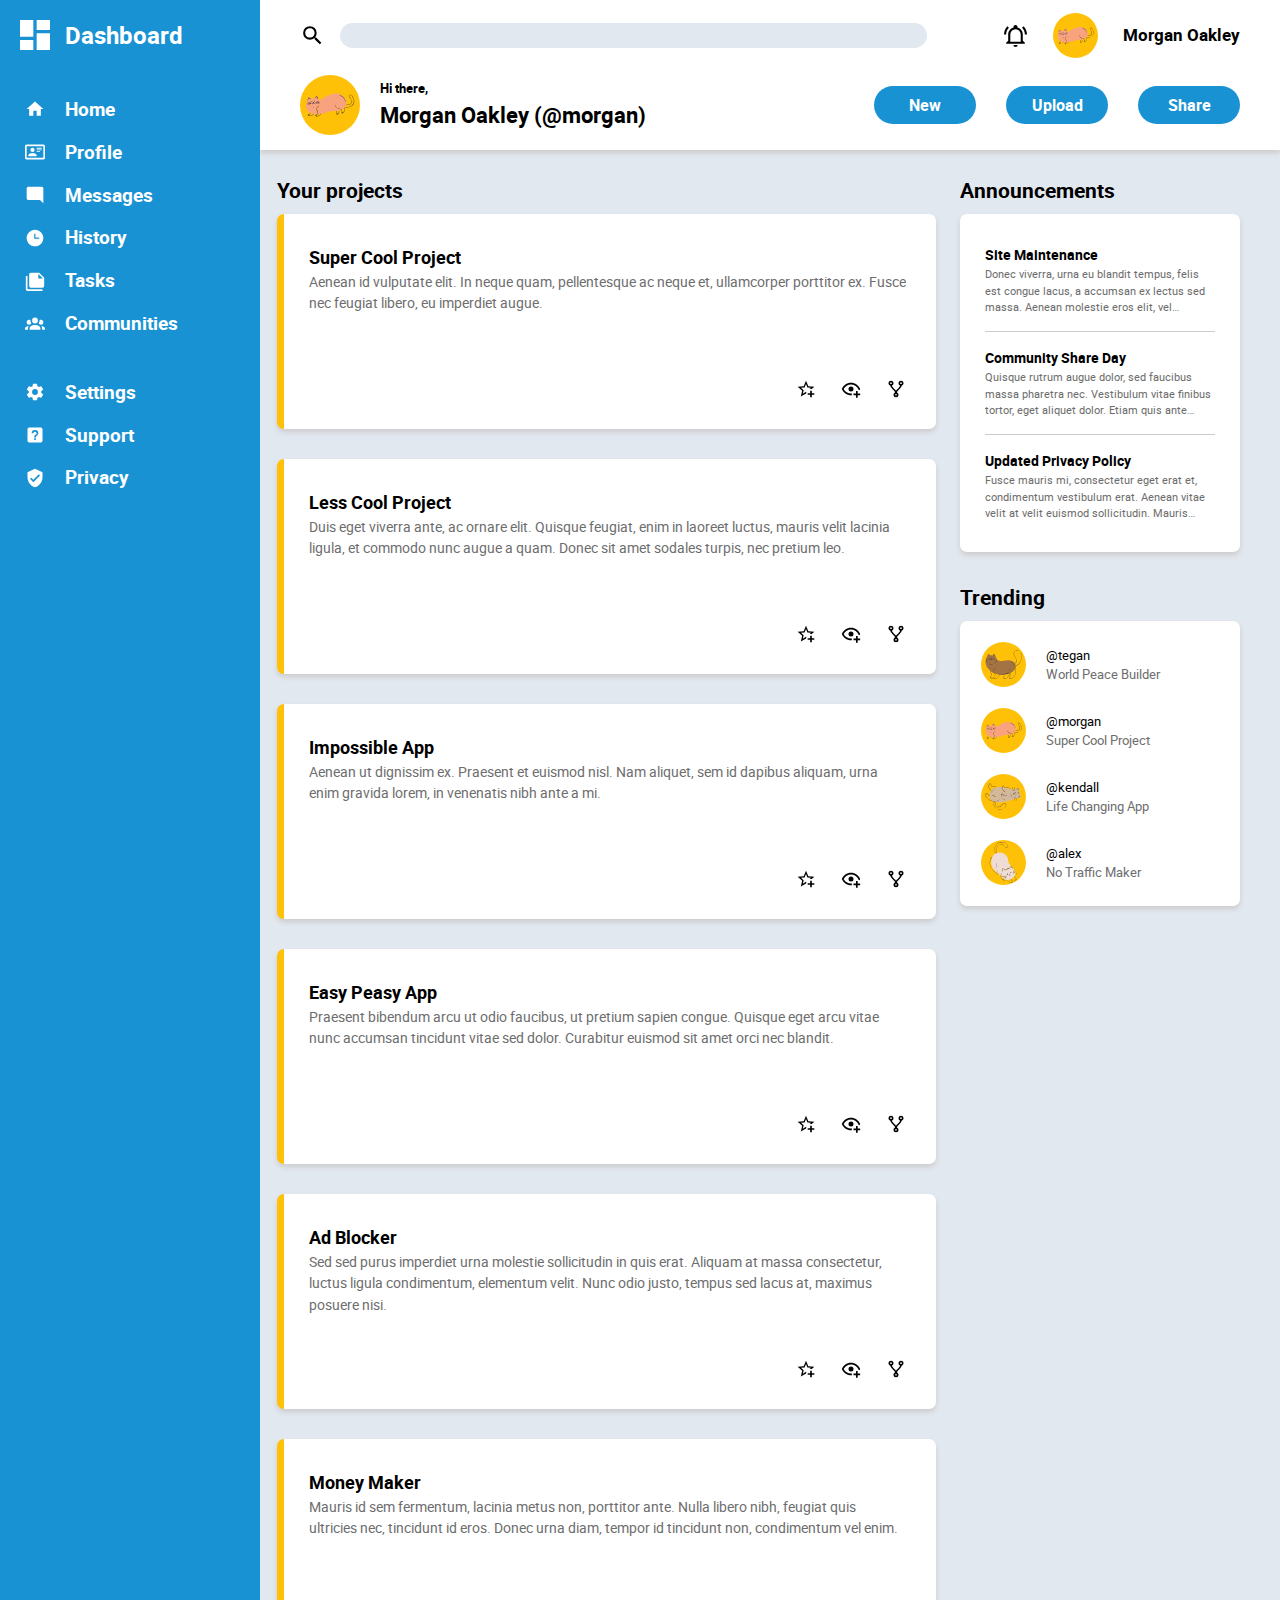
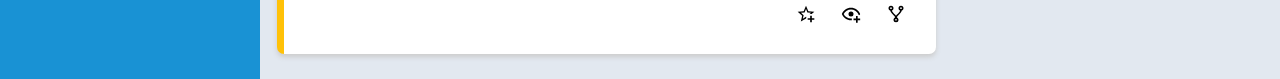
<file: index.html>
<!DOCTYPE html>
<html lang="en">
  <head>
    <meta charset="UTF-8" />
    <meta name="viewport" content="width=device-width, initial-scale=1.0" />
    <title>Admin Dashboard</title>
    <link rel="stylesheet" href="styles/fonts.css" />
    <link rel="stylesheet" href="styles/reset.css" />
    <link rel="stylesheet" href="styles/layout.css" />
    <link rel="stylesheet" href="styles/nav.css" />
    <link rel="stylesheet" href="styles/header.css" />
    <link rel="stylesheet" href="styles/main.css" />
    <link rel="stylesheet" href="styles/sidebar.css" />
  </head>
  <body>
    <div class="container">
      <div class="nav">
        <div class="logo">
          <img
            src="media/view-dashboard.svg"
            alt="dashboard logo"
            class="logo-img"
          /><span class="logo-text">Dashboard</span>
        </div>
        <div class="primary">
          <ul class="menu-list">
            <li class="menu-item">
              <img src="media/home.svg" alt="home" />
              <span>Home</span>
            </li>
            <li class="menu-item">
              <img src="media/card-account-details-outline.svg" alt="profile" />
              <span>Profile</span>
            </li>
            <li class="menu-item">
              <img src="media/message-reply.svg" alt="messages" />
              <span>Messages</span>
            </li>
            <li class="menu-item">
              <img src="media/clock-time-three.svg" alt="history" />
              <span>History</span>
            </li>
            <li class="menu-item">
              <img src="media/note-multiple.svg" alt="tasks" />
              <span>Tasks</span>
            </li>
            <li class="menu-item">
              <img src="media/account-group.svg" alt="communities" />
              <span>Communities</span>
            </li>
          </ul>
        </div>
        <div class="secondary">
          <ul class="menu-list">
            <li class="menu-item">
              <img src="media/cog.svg" alt="settings" />
              <span>Settings</span>
            </li>
            <li class="menu-item">
              <img src="media/help-box.svg" alt="support" />
              <span>Support</span>
            </li>
            <li class="menu-item">
              <img src="media/shield-check.svg" alt="privacy" />
              <span>Privacy</span>
            </li>
          </ul>
        </div>
      </div>
      <div class="header">
        <div class="search">
          <img src="media/magnify.svg" alt="search" class="search-icon" />
          <span class="search-bar"></span>
        </div>
        <div class="profile">
          <img
            src="media/bell-ring-outline.svg"
            alt="notifications"
            class="notif-icon"
          />
          <img src="media/cat1.svg" alt="profile pic" class="profile-pic" />
          <h5 class="name">Morgan Oakley</h5>
        </div>
        <div class="main-header">
          <div class="welcome">
            <img src="media/cat1.svg" alt="profile pic" class="profile-pic" />
            <div class="welcome-text">
              <p>Hi there,</p>
              <h3>Morgan Oakley (@morgan)</h3>
            </div>
          </div>
          <div class="actions">
            <button class="action-item">New</button>
            <button class="action-item">Upload</button>
            <button class="action-item">Share</button>
          </div>
        </div>
      </div>
      <div class="projects">
        <h4 class="section-title">Your projects</h4>
        <div class="card-group">
          <div class="card">
            <div class="card-info">
              <h5 class="card-title">Super Cool Project</h5>
              <p class="card-desc line-clamp">
                Aenean id vulputate elit. In neque quam, pellentesque ac neque
                et, ullamcorper porttitor ex. Fusce nec feugiat libero, eu
                imperdiet augue.
              </p>
            </div>
            <div class="card-actions">
              <img src="media/star-plus-outline.svg" alt="star" />
              <img src="media/eye-plus-outline.svg" alt="watch" />
              <img src="media/source-fork.svg" alt="fork" />
            </div>
          </div>
          <div class="card">
            <div class="card-info">
              <h5 class="card-title">Less Cool Project</h5>
              <p class="card-desc line-clamp">
                Duis eget viverra ante, ac ornare elit. Quisque feugiat, enim in
                laoreet luctus, mauris velit lacinia ligula, et commodo nunc
                augue a quam. Donec sit amet sodales turpis, nec pretium leo.
              </p>
            </div>
            <div class="card-actions">
              <img src="media/star-plus-outline.svg" alt="star" />
              <img src="media/eye-plus-outline.svg" alt="watch" />
              <img src="media/source-fork.svg" alt="fork" />
            </div>
          </div>
          <div class="card">
            <div class="card-info">
              <h5 class="card-title">Impossible App</h5>
              <p class="card-desc line-clamp">
                Aenean ut dignissim ex. Praesent et euismod nisl. Nam aliquet,
                sem id dapibus aliquam, urna enim gravida lorem, in venenatis
                nibh ante a mi.
              </p>
            </div>
            <div class="card-actions">
              <img src="media/star-plus-outline.svg" alt="star" />
              <img src="media/eye-plus-outline.svg" alt="watch" />
              <img src="media/source-fork.svg" alt="fork" />
            </div>
          </div>
          <div class="card">
            <div class="card-info">
              <h5 class="card-title">Easy Peasy App</h5>
              <p class="card-desc line-clamp">
                Praesent bibendum arcu ut odio faucibus, ut pretium sapien
                congue. Quisque eget arcu vitae nunc accumsan tincidunt vitae
                sed dolor. Curabitur euismod sit amet orci nec blandit.
              </p>
            </div>
            <div class="card-actions">
              <img src="media/star-plus-outline.svg" alt="star" />
              <img src="media/eye-plus-outline.svg" alt="watch" />
              <img src="media/source-fork.svg" alt="fork" />
            </div>
          </div>
          <div class="card">
            <div class="card-info">
              <h5 class="card-title">Ad Blocker</h5>
              <p class="card-desc line-clamp">
                Sed sed purus imperdiet urna molestie sollicitudin in quis erat.
                Aliquam at massa consectetur, luctus ligula condimentum,
                elementum velit. Nunc odio justo, tempus sed lacus at, maximus
                posuere nisi.
              </p>
            </div>
            <div class="card-actions">
              <img src="media/star-plus-outline.svg" alt="star" />
              <img src="media/eye-plus-outline.svg" alt="watch" />
              <img src="media/source-fork.svg" alt="fork" />
            </div>
          </div>
          <div class="card">
            <div class="card-info">
              <h5 class="card-title">Money Maker</h5>
              <p class="card-desc line-clamp">
                Mauris id sem fermentum, lacinia metus non, porttitor ante.
                Nulla libero nibh, feugiat quis ultricies nec, tincidunt id
                eros. Donec urna diam, tempor id tincidunt non, condimentum vel
                enim.
              </p>
            </div>
            <div class="card-actions">
              <img src="media/star-plus-outline.svg" alt="star" />
              <img src="media/eye-plus-outline.svg" alt="watch" />
              <img src="media/source-fork.svg" alt="fork" />
            </div>
          </div>
        </div>
      </div>
      <div class="sidebar">
        <div class="ann-section">
          <h4 class="section-title">Announcements</h4>
          <div class="card">
            <div class="ann">
              <h6 class="ann-title">Site Maintenance</h6>
              <p class="ann-desc line-clamp">
                Donec viverra, urna eu blandit tempus, felis est congue lacus, a
                accumsan ex lectus sed massa. Aenean molestie eros elit, vel
                hendrerit tortor porttitor vitae. Praesent a iaculis elit,
                gravida euismod ipsum.
              </p>
            </div>
            <div class="ann">
              <h6 class="ann-title">Community Share Day</h6>
              <p class="ann-desc line-clamp">
                Quisque rutrum augue dolor, sed faucibus massa pharetra nec.
                Vestibulum vitae finibus tortor, eget aliquet dolor. Etiam quis
                ante facilisis, interdum erat at, malesuada odio. Aliquam
                facilisis mi ac risus tincidunt interdum. Sed commodo, enim sit
                amet fringilla consectetur, lacus ligula laoreet quam, at
                sagittis quam nibh id leo. Nulla pulvinar dignissim urna nec
                volutpat.
              </p>
            </div>
            <div class="ann">
              <h6 class="ann-title">Updated Privacy Policy</h6>
              <p class="ann-desc line-clamp">
                Fusce mauris mi, consectetur eget erat et, condimentum
                vestibulum erat. Aenean vitae velit at velit euismod
                sollicitudin. Mauris tincidunt porta nulla, vitae vulputate
                felis dictum et.
              </p>
            </div>
          </div>
        </div>
        <div class="trends-section">
          <h4 class="section-title">Trending</h4>
          <div class="card">
            <div class="user">
              <img src="media/cat2.svg" alt="cat profile pic" class="user-pic">
              <div class="user-info">
                <h6 class="user-name">@tegan</h6>
                <p class="user-proj">World Peace Builder</p>
              </div>
            </div>
            <div class="user">
              <img src="media/cat1.svg" alt="cat profile pic" class="user-pic">
              <div class="user-info">
                <h6 class="user-name">@morgan</h6>
                <p class="user-proj">Super Cool Project</p>
              </div>
            </div>
            <div class="user">
              <img src="media/cat3.svg" alt="cat profile pic" class="user-pic">
              <div class="user-info">
                <h6 class="user-name">@kendall</h6>
                <p class="user-proj">Life Changing App</p>
              </div>
            </div>
            <div class="user">
              <img src="media/cat4.svg" alt="cat profile pic" class="user-pic">
              <div class="user-info">
                <h6 class="user-name">@alex</h6>
                <p class="user-proj">No Traffic Maker</p>
              </div>
            </div>
          </div>
        </div>
      </div>
    </div>
  </body>
</html>
</file>
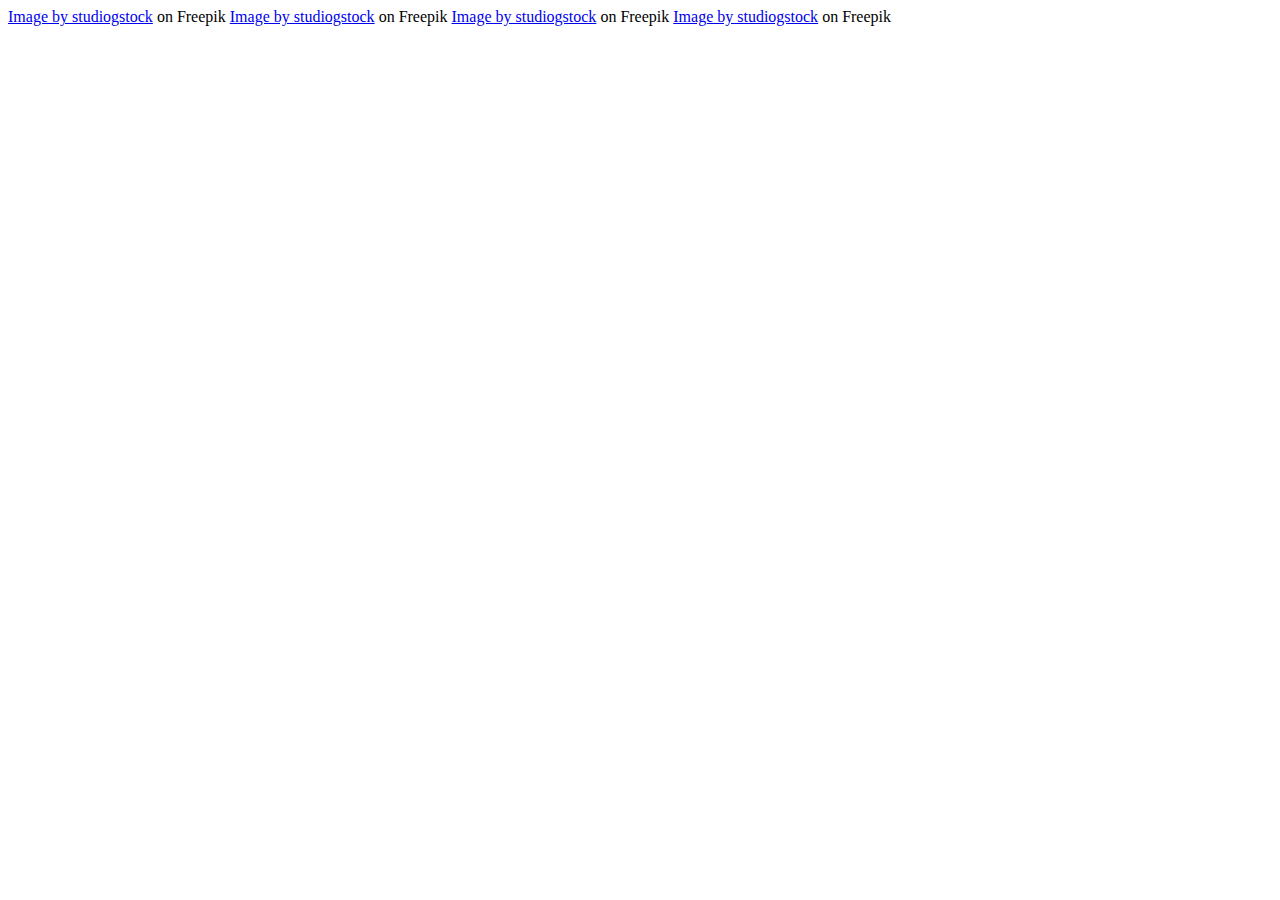
<file: credits.html>
<!DOCTYPE html>
<html lang="en">
<head>
  <meta charset="UTF-8">
  <meta name="viewport" content="width=device-width, initial-scale=1.0">
  <title>Admin Dashboard - Credits</title>
</head>
<body>
  <a href="https://www.freepik.com/free-vector/cat-mascot-feline_169539732.htm#query=cat&position=9&from_view=author&uuid=7e3817cd-d4e6-48df-9457-5aebe82a0b6f">Image by studiogstock</a> on Freepik
  <a href="https://www.freepik.com/free-vector/cat-mascot-domestic_169542518.htm#query=cat&position=12&from_view=author&uuid=7e3817cd-d4e6-48df-9457-5aebe82a0b6f">Image by studiogstock</a> on Freepik
  <a href="https://www.freepik.com/free-vector/cat-mascot-with-spots_136485471.htm#query=cat&position=11&from_view=author&uuid=7e3817cd-d4e6-48df-9457-5aebe82a0b6f">Image by studiogstock</a> on Freepik
  <a href="https://www.freepik.com/free-vector/cat-mascot-sitting_136487369.htm#query=cat&position=27&from_view=author&uuid=7e3817cd-d4e6-48df-9457-5aebe82a0b6f">Image by studiogstock</a> on Freepik
</body>
</html>
</file>
<file: styles/fonts.css>
:root {
  --main-font: "Roboto";
}

@font-face {
  font-family: "Roboto";
  src: url("../fonts/roboto-black-webfont.woff2") format("woff2"),
    url("../fonts/roboto-black-webfont.woff") format("woff");
  font-weight: 900;
  font-style: normal;
}

@font-face {
  font-family: "Roboto";
  src: url("../fonts/roboto-blackitalic-webfont.woff2") format("woff2"),
    url("../fonts/roboto-blackitalic-webfont.woff") format("woff");
  font-weight: 900;
  font-style: italic;
}

@font-face {
  font-family: "Roboto";
  src: url("../fonts/roboto-bold-webfont.woff2") format("woff2"),
    url("../fonts/roboto-bold-webfont.woff") format("woff");
  font-weight: 700;
  font-style: normal;
}

@font-face {
  font-family: "Roboto";
  src: url("../fonts/roboto-bolditalic-webfont.woff2") format("woff2"),
    url("../fonts/roboto-bolditalic-webfont.woff") format("woff");
  font-weight: 700;
  font-style: italic;
}

@font-face {
  font-family: "Roboto";
  src: url("../fonts/roboto-italic-webfont.woff2") format("woff2"),
    url("../fonts/roboto-italic-webfont.woff") format("woff");
  font-weight: 400;
  font-style: italic;
}

@font-face {
  font-family: "Roboto";
  src: url("../fonts/roboto-light-webfont.woff2") format("woff2"),
    url("../fonts/roboto-light-webfont.woff") format("woff");
  font-weight: 300;
  font-style: normal;
}

@font-face {
  font-family: "Roboto";
  src: url("../fonts/roboto-lightitalic-webfont.woff2") format("woff2"),
    url("../fonts/roboto-lightitalic-webfont.woff") format("woff");
  font-weight: 300;
  font-style: italic;
}

@font-face {
  font-family: "Roboto";
  src: url("../fonts/roboto-medium-webfont.woff2") format("woff2"),
    url("../fonts/roboto-medium-webfont.woff") format("woff");
  font-weight: 500;
  font-style: normal;
}

@font-face {
  font-family: "Roboto";
  src: url("../fonts/roboto-mediumitalic-webfont.woff2") format("woff2"),
    url("../fonts/roboto-mediumitalic-webfont.woff") format("woff");
  font-weight: 500;
  font-style: italic;
}

@font-face {
  font-family: "Roboto";
  src: url("../fonts/roboto-regular-webfont.woff2") format("woff2"),
    url("../fonts/roboto-regular-webfont.woff") format("woff");
  font-weight: 400;
  font-style: normal;
}

@font-face {
  font-family: "Roboto";
  src: url("../fonts/roboto-thin-webfont.woff2") format("woff2"),
    url("../fonts/roboto-thin-webfont.woff") format("woff");
  font-weight: 100;
  font-style: normal;
}

@font-face {
  font-family: "Roboto";
  src: url("../fonts/roboto-thinitalic-webfont.woff2") format("woff2"),
    url("../fonts/roboto-thinitalic-webfont.woff") format("woff");
  font-weight: 100;
  font-style: italic;
}
</file>
<file: styles/layout.css>
.container {
  display: grid;
  grid-template-columns: 260px auto 320px;
  grid-template-rows: 150px;

  width: 100vw;
  height: 100vh;

  background-color: #e2e8f0;
}

.nav {
  grid-row: 1 / 3;
}

.header {
  grid-column: 2 / 4;
}
</file>
<file: styles/nav.css>
.nav {
  display: flex;
  flex-direction: column;
  gap: 40px;
  padding: 15px 75px 15px 20px;
  width: 260px;

  font-weight: 600;
  color: white;

  background-color: #1992D4;
  z-index: 2;
}

.menu-item, .logo {
  display: grid;
  grid-template-columns: 30px;
  grid-auto-flow: column;
  align-items: center;
  gap: 15px;
}

.logo-text {
  font-size: 1.5rem;
}

.logo-img {
  min-width: 40px;
  max-width: 40px;
}

.menu-list img, .logo-img {
  justify-self: center;
}

.menu-list {
  display: grid;
  gap: 14px;

  font-size: 1.2rem;

  list-style-type: none;
}

.menu-list img {
  width: 20px;
}
</file>
<file: styles/header.css>
.header {
  display: grid;
  grid-template-columns: 2fr 1fr;
  grid-template-rows: 30px;
  padding: 20px 40px 15px 40px;
  box-shadow: 0 3px 5px #cccccc;
  min-width: 815px;

  font-weight: 600;

  background-color: white;
  z-index: 1;
}

.header img {
  height: 25px;
  width: 25px;
}

.header .profile-pic {
  width: 45px;
  height: 45px;
  border-radius: 50%;
  background-color: #ffc107;
}

.search {
  display: grid;
  grid-template-columns: 20px;
  grid-auto-flow: column;
  align-items: center;
  gap: 20px;
}

.search-icon {
  min-width: 25px;
}

.search-bar {
  height: 25px;
  background-color: #e2e8f0;
  border-radius: 30px;
}

.profile {
  display: flex;
  justify-content: end;
  align-items: center;
  gap: 25px;

  font-size: 1.3rem;
}

.main-header {
  grid-column: 1 / -1;
  align-self: end;
  display: flex;
  justify-content: space-between;
  align-items: center;
}

.welcome .profile-pic {
  width: 60px;
  height: 60px;
}

.welcome {
  display: flex;
  gap: 20px;
}

.welcome-text {
  display: flex;
  flex-direction: column;
  justify-content: center;
}

.welcome p {
  font-size: 0.8rem;
}

.welcome h3 {
  font-size: 1.4rem;
}

.actions {
  display: flex;
  gap: 30px;
}

.action-item {
  width: 102px;
  padding: 7px 26px;
  border-radius: 50px;
  border: none;

  color: white;
  background-color: #1992d4;
}
</file>
<file: styles/main.css>
.projects {
  min-width: 525px;
  padding: 25px 24px 25px 17px;

  background-color: #e2e8f0;
}

.section-title {
  font-size: 1.3rem;
  margin-bottom: 8px;
}

.card-group {
  display: grid;
  grid-template-columns: repeat(auto-fit, minmax(350px, 1fr));
  gap: 30px 24px;
}

.card {
  box-shadow: 0 3px 5px #cccccc;
  border-radius: 7px;

  background-color: white;
}

.projects .card {
  display: flex;
  flex-direction: column;
  justify-content: space-between;
  gap: 20px;
  height: 215px;
  padding: 30px 30px 30px 25px;
  
  border-left: 7px solid #ffc107;
}

.card-title {
  font-size: 1.1rem;
}

.card-desc {
  font-size: 0.9rem;
  color: #6d6d6d;
}

.card img {
  height: 20px;
  width: 20px;
}

.card-actions {
  display: flex;
  justify-content: end;
  gap: 25px;
}

.line-clamp {
  display: -webkit-box;
  -webkit-line-clamp: 3;
  -webkit-box-orient: vertical;
  overflow: hidden;
}
</file>
<file: styles/sidebar.css>
.sidebar {
  padding: 25px 40px 25px 0;

  background-color: #e2e8f0;
}

.sidebar .card {
  padding: 30px 25px;
}

.ann:first-child ~ .ann {
  border-top: 1px solid #cccccc;
  padding-top: 15px;
}

.ann-section .card {
  display: flex;
  flex-direction: column;
  gap: 15px;
}

.ann-title {
  font-size: 0.9rem;
}

.ann-desc {
  font-size: 0.7rem;
  color: #6d6d6d;
}

.ann-section ~ * {
  margin-top: 30px;
}

.user .user-pic {
  height: 45px;
  width: 45px;
  border-radius: 50%;

  background-color: #ffc107;
}

.trends-section .card {
  display: flex;
  flex-direction: column;
  gap: 21px;
  padding: 21px;
}

.user {
  display: flex;
  align-items: center;
  gap: 20px;
}

.user-name, .user-proj {
  font-weight: 400;
  font-size: 0.8rem;
}

.user-proj {
  color: #6d6d6d;
}
</file>
